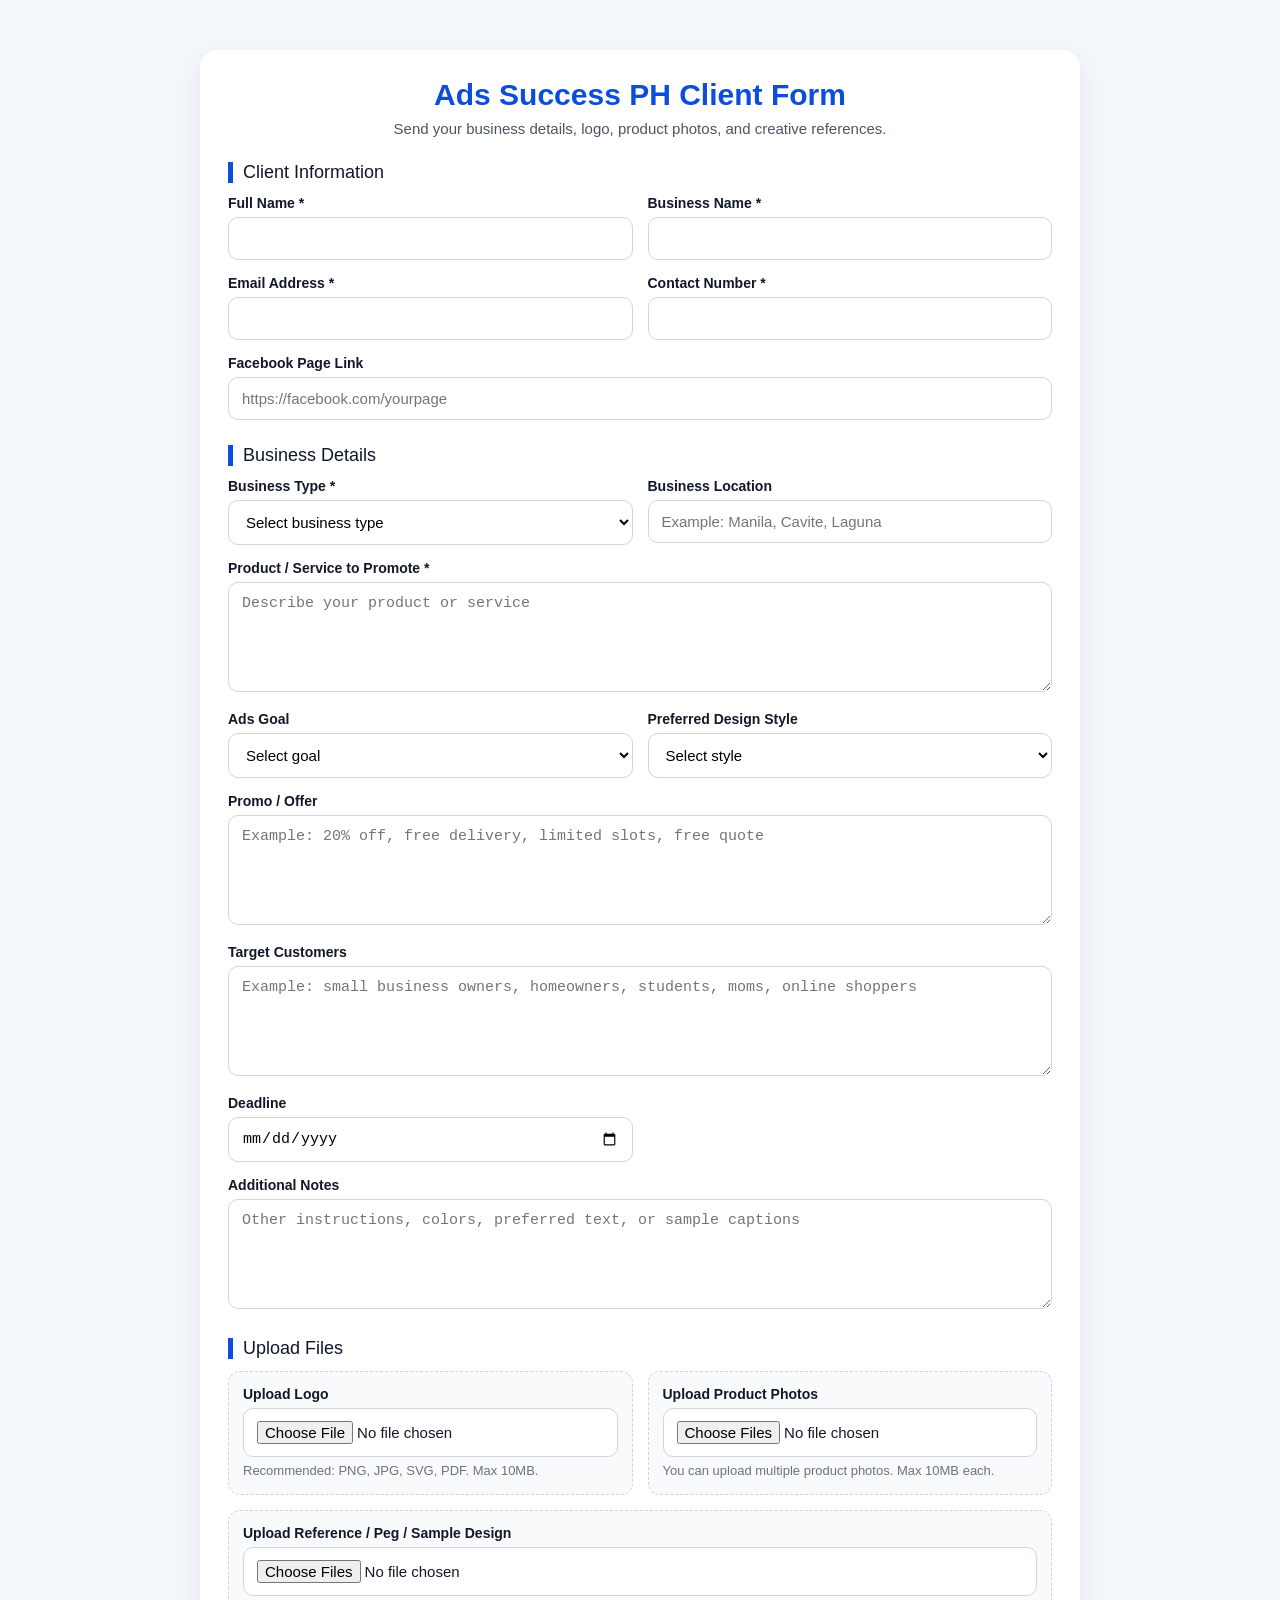
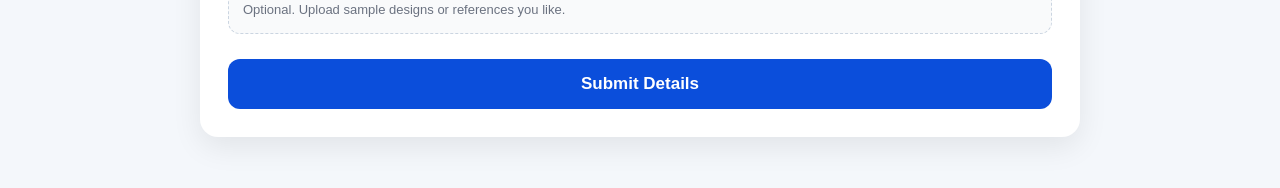
<file: ad-image-client-form/index.html>
<!DOCTYPE html>
<html>
<head>
  <meta charset="UTF-8">
  <meta name="viewport" content="width=device-width, initial-scale=1.0">
  <title>Ads Success PH Client Form</title>

  <!-- Meta Pixel Code -->
  <script>
    !function(f,b,e,v,n,t,s)
    {if(f.fbq)return;n=f.fbq=function(){n.callMethod?
    n.callMethod.apply(n,arguments):n.queue.push(arguments)};
    if(!f._fbq)f._fbq=n;n.push=n;n.loaded=!0;n.version='2.0';
    n.queue=[];t=b.createElement(e);t.async=!0;
    t.src=v;s=b.getElementsByTagName(e)[0];
    s.parentNode.insertBefore(t,s)}(window, document,'script',
    'https://connect.facebook.net/en_US/fbevents.js');

    fbq('init', '1329782579289962');
    fbq('track', 'PageView');
  </script>

  <noscript>
    <img height="1" width="1" style="display:none"
    src="https://www.facebook.com/tr?id=1329782579289962&ev=PageView&noscript=1"/>
  </noscript>
  <!-- End Meta Pixel Code -->

  <style>
    * {
      box-sizing: border-box;
    }

    body {
      margin: 0;
      font-family: Arial, sans-serif;
      background: #f4f7fb;
      color: #111827;
    }

    .container {
      max-width: 920px;
      margin: 30px auto;
      padding: 20px;
    }

    .card {
      background: #ffffff;
      border-radius: 18px;
      padding: 28px;
      box-shadow: 0 10px 30px rgba(0, 0, 0, 0.08);
    }

    .header {
      text-align: center;
      margin-bottom: 25px;
    }

    .header h1 {
      margin: 0;
      color: #0b4edb;
      font-size: 30px;
    }

    .header p {
      margin-top: 8px;
      color: #4b5563;
      font-size: 15px;
    }

    .section-title {
      margin: 25px 0 12px;
      font-size: 18px;
      color: #0f172a;
      border-left: 5px solid #0b4edb;
      padding-left: 10px;
    }

    .grid {
      display: grid;
      grid-template-columns: repeat(2, 1fr);
      gap: 15px;
    }

    .full {
      grid-column: 1 / -1;
    }

    label {
      display: block;
      font-weight: 700;
      margin-bottom: 6px;
      font-size: 14px;
    }

    input,
    select,
    textarea {
      width: 100%;
      padding: 12px 13px;
      border: 1px solid #d1d5db;
      border-radius: 10px;
      font-size: 15px;
      outline: none;
      background: #fff;
    }

    input:focus,
    select:focus,
    textarea:focus {
      border-color: #0b4edb;
      box-shadow: 0 0 0 3px rgba(11, 78, 219, 0.12);
    }

    textarea {
      min-height: 110px;
      resize: vertical;
    }

    .note {
      font-size: 13px;
      color: #6b7280;
      margin-top: 5px;
      line-height: 1.4;
    }

    .upload-box {
      background: #f9fafb;
      border: 1px dashed #cbd5e1;
      padding: 14px;
      border-radius: 12px;
    }

    .btn {
      width: 100%;
      border: none;
      border-radius: 12px;
      padding: 15px;
      background: #0b4edb;
      color: #fff;
      font-size: 17px;
      font-weight: 700;
      cursor: pointer;
      margin-top: 25px;
    }

    .btn:hover {
      background: #083fb1;
    }

    .btn:disabled {
      background: #94a3b8;
      cursor: not-allowed;
    }

    .status {
      margin-top: 16px;
      padding: 14px;
      border-radius: 10px;
      display: none;
      font-size: 14px;
      line-height: 1.5;
    }

    .status.success {
      display: block;
      background: #ecfdf5;
      color: #065f46;
      border: 1px solid #a7f3d0;
    }

    .status.error {
      display: block;
      background: #fef2f2;
      color: #991b1b;
      border: 1px solid #fecaca;
    }

    .hp {
      display: none;
    }

    @media (max-width: 700px) {
      .container {
        margin: 0;
        padding: 10px;
      }

      .card {
        padding: 20px;
        border-radius: 12px;
      }

      .grid {
        grid-template-columns: 1fr;
      }

      .header h1 {
        font-size: 24px;
      }

      input,
      select,
      textarea {
        font-size: 16px;
      }
    }
  </style>
</head>

<body>
  <div class="container">
    <div class="card">
      <div class="header">
        <h1>Ads Success PH Client Form</h1>
        <p>
          Send your business details, logo, product photos, and creative references.
        </p>
      </div>

      <form id="clientForm">
        <input type="text" id="website" class="hp" autocomplete="off">

        <div class="section-title">Client Information</div>

        <div class="grid">
          <div>
            <label>Full Name *</label>
            <input type="text" id="fullName" required>
          </div>

          <div>
            <label>Business Name *</label>
            <input type="text" id="businessName" required>
          </div>

          <div>
            <label>Email Address *</label>
            <input type="email" id="email" required>
          </div>

          <div>
            <label>Contact Number *</label>
            <input type="text" id="contactNumber" required>
          </div>

          <div class="full">
            <label>Facebook Page Link</label>
            <input type="url" id="facebookPage" placeholder="https://facebook.com/yourpage">
          </div>
        </div>

        <div class="section-title">Business Details</div>

        <div class="grid">
          <div>
            <label>Business Type *</label>
            <select id="businessType" required>
              <option value="">Select business type</option>
              <option>Food Business</option>
              <option>Beauty / Skincare</option>
              <option>Clothing / Fashion</option>
              <option>Real Estate</option>
              <option>Printing Services</option>
              <option>Online Shop</option>
              <option>Service Business</option>
              <option>Logistics / Courier</option>
              <option>Other</option>
            </select>
          </div>

          <div>
            <label>Business Location</label>
            <input type="text" id="businessLocation" placeholder="Example: Manila, Cavite, Laguna">
          </div>

          <div class="full">
            <label>Product / Service to Promote *</label>
            <textarea id="productService" required placeholder="Describe your product or service"></textarea>
          </div>

          <div>
            <label>Ads Goal</label>
            <select id="adsGoal">
              <option value="">Select goal</option>
              <option>Messages / Inquiries</option>
              <option>Leads</option>
              <option>Sales</option>
              <option>Brand Awareness</option>
              <option>Engagement</option>
            </select>
          </div>

          <div>
            <label>Preferred Design Style</label>
            <select id="preferredStyle">
              <option value="">Select style</option>
              <option>Clean and Minimal</option>
              <option>Bold and Eye-Catching</option>
              <option>Premium / Elegant</option>
              <option>Fun and Colorful</option>
              <option>Professional / Corporate</option>
              <option>No preference</option>
            </select>
          </div>

          <div class="full">
            <label>Promo / Offer</label>
            <textarea id="promoOffer" placeholder="Example: 20% off, free delivery, limited slots, free quote"></textarea>
          </div>

          <div class="full">
            <label>Target Customers</label>
            <textarea id="targetCustomers" placeholder="Example: small business owners, homeowners, students, moms, online shoppers"></textarea>
          </div>

          <div>
            <label>Deadline</label>
            <input type="date" id="deadline">
          </div>

          <div class="full">
            <label>Additional Notes</label>
            <textarea id="notes" placeholder="Other instructions, colors, preferred text, or sample captions"></textarea>
          </div>
        </div>

        <div class="section-title">Upload Files</div>

        <div class="grid">
          <div class="upload-box">
            <label>Upload Logo</label>
            <input type="file" id="logo" accept="image/*,.pdf,.svg,.ai,.psd">
            <div class="note">
              Recommended: PNG, JPG, SVG, PDF. Max 10MB.
            </div>
          </div>

          <div class="upload-box">
            <label>Upload Product Photos</label>
            <input type="file" id="productPhotos" accept="image/*" multiple>
            <div class="note">
              You can upload multiple product photos. Max 10MB each.
            </div>
          </div>

          <div class="upload-box full">
            <label>Upload Reference / Peg / Sample Design</label>
            <input type="file" id="referenceFiles" accept="image/*,.pdf" multiple>
            <div class="note">
              Optional. Upload sample designs or references you like.
            </div>
          </div>
        </div>

        <button class="btn" id="submitBtn" type="submit">
          Submit Details
        </button>

        <div id="status" class="status"></div>
      </form>
    </div>
  </div>

  <script>
    const WEB_APP_URL = 'https://script.google.com/macros/s/AKfycbz-WGaPNAqhuSoV1DiRHHR1VfdKFB3t7Z67ZCSSRZhp86L5FDZVxjZwFXzZCsdAR7cq7g/exec';
    const MAX_FILE_MB = 10;

    document.getElementById('clientForm').addEventListener('submit', async function(e) {
      e.preventDefault();

      const submitBtn = document.getElementById('submitBtn');
      const status = document.getElementById('status');

      submitBtn.disabled = true;
      submitBtn.textContent = 'Uploading... Please wait';
      status.className = 'status';
      status.textContent = '';

      try {
        validateFiles(document.getElementById('logo').files);
        validateFiles(document.getElementById('productPhotos').files);
        validateFiles(document.getElementById('referenceFiles').files);

        const payload = {
          website: document.getElementById('website').value,
          fullName: document.getElementById('fullName').value.trim(),
          businessName: document.getElementById('businessName').value.trim(),
          email: document.getElementById('email').value.trim(),
          contactNumber: document.getElementById('contactNumber').value.trim(),
          facebookPage: document.getElementById('facebookPage').value.trim(),
          businessType: document.getElementById('businessType').value,
          businessLocation: document.getElementById('businessLocation').value.trim(),
          productService: document.getElementById('productService').value.trim(),
          adsGoal: document.getElementById('adsGoal').value,
          promoOffer: document.getElementById('promoOffer').value.trim(),
          targetCustomers: document.getElementById('targetCustomers').value.trim(),
          preferredStyle: document.getElementById('preferredStyle').value,
          deadline: document.getElementById('deadline').value,
          notes: document.getElementById('notes').value.trim(),
          logo: await fileToObject(document.getElementById('logo').files[0]),
          productPhotos: await filesToObjects(document.getElementById('productPhotos').files),
          referenceFiles: await filesToObjects(document.getElementById('referenceFiles').files)
        };

        await fetch(WEB_APP_URL, {
          method: 'POST',
          mode: 'no-cors',
          headers: {
            'Content-Type': 'text/plain;charset=utf-8'
          },
          body: JSON.stringify(payload)
        });

        if (typeof fbq === 'function') {
          fbq('track', 'Lead', {
            content_name: 'Ads Success PH Client Form',
            content_category: 'Client Inquiry',
            business_type: payload.businessType || '',
            ads_goal: payload.adsGoal || ''
          });
        }

        status.className = 'status success';
        status.innerHTML = 'Thank you! Na-submit na ang details mo. Please wait for confirmation.';
        document.getElementById('clientForm').reset();

        submitBtn.disabled = false;
        submitBtn.textContent = 'Submit Details';

      } catch (error) {
        status.className = 'status error';
        status.textContent = 'Upload failed: ' + error.message;

        submitBtn.disabled = false;
        submitBtn.textContent = 'Submit Details';
      }
    });

    function validateFiles(fileList) {
      if (!fileList || fileList.length === 0) return;

      Array.from(fileList).forEach(function(file) {
        const sizeMB = file.size / (1024 * 1024);

        if (sizeMB > MAX_FILE_MB) {
          throw new Error(
            file.name + ' is larger than ' + MAX_FILE_MB + 'MB. Please upload a smaller file.'
          );
        }
      });
    }

    function filesToObjects(fileList) {
      const files = Array.from(fileList || []);
      return Promise.all(files.map(fileToObject));
    }

    function fileToObject(file) {
      return new Promise(function(resolve, reject) {
        if (!file) {
          resolve(null);
          return;
        }

        const reader = new FileReader();

        reader.onload = function(e) {
          resolve({
            name: file.name,
            type: file.type,
            size: file.size,
            data: e.target.result
          });
        };

        reader.onerror = function() {
          reject(new Error('Failed to read file: ' + file.name));
        };

        reader.readAsDataURL(file);
      });
    }
  </script>
</body>
</html>
</file>
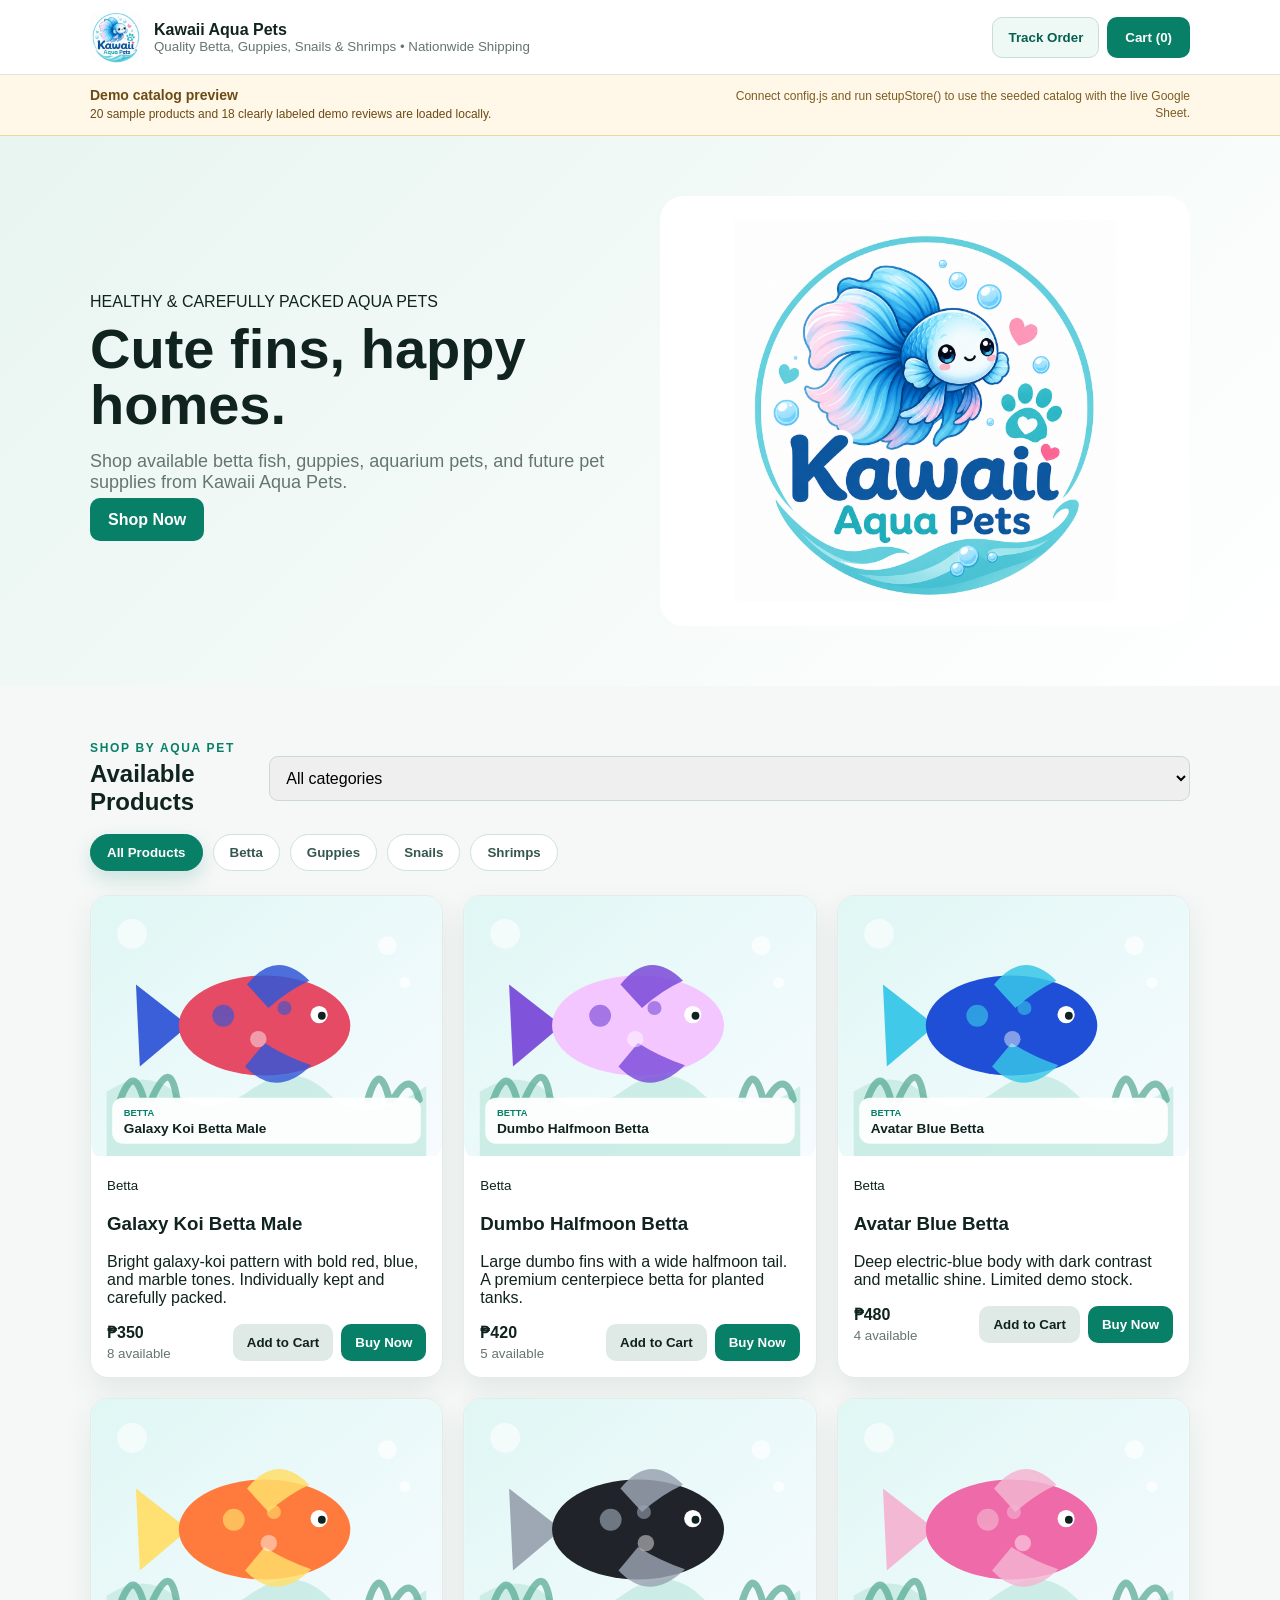
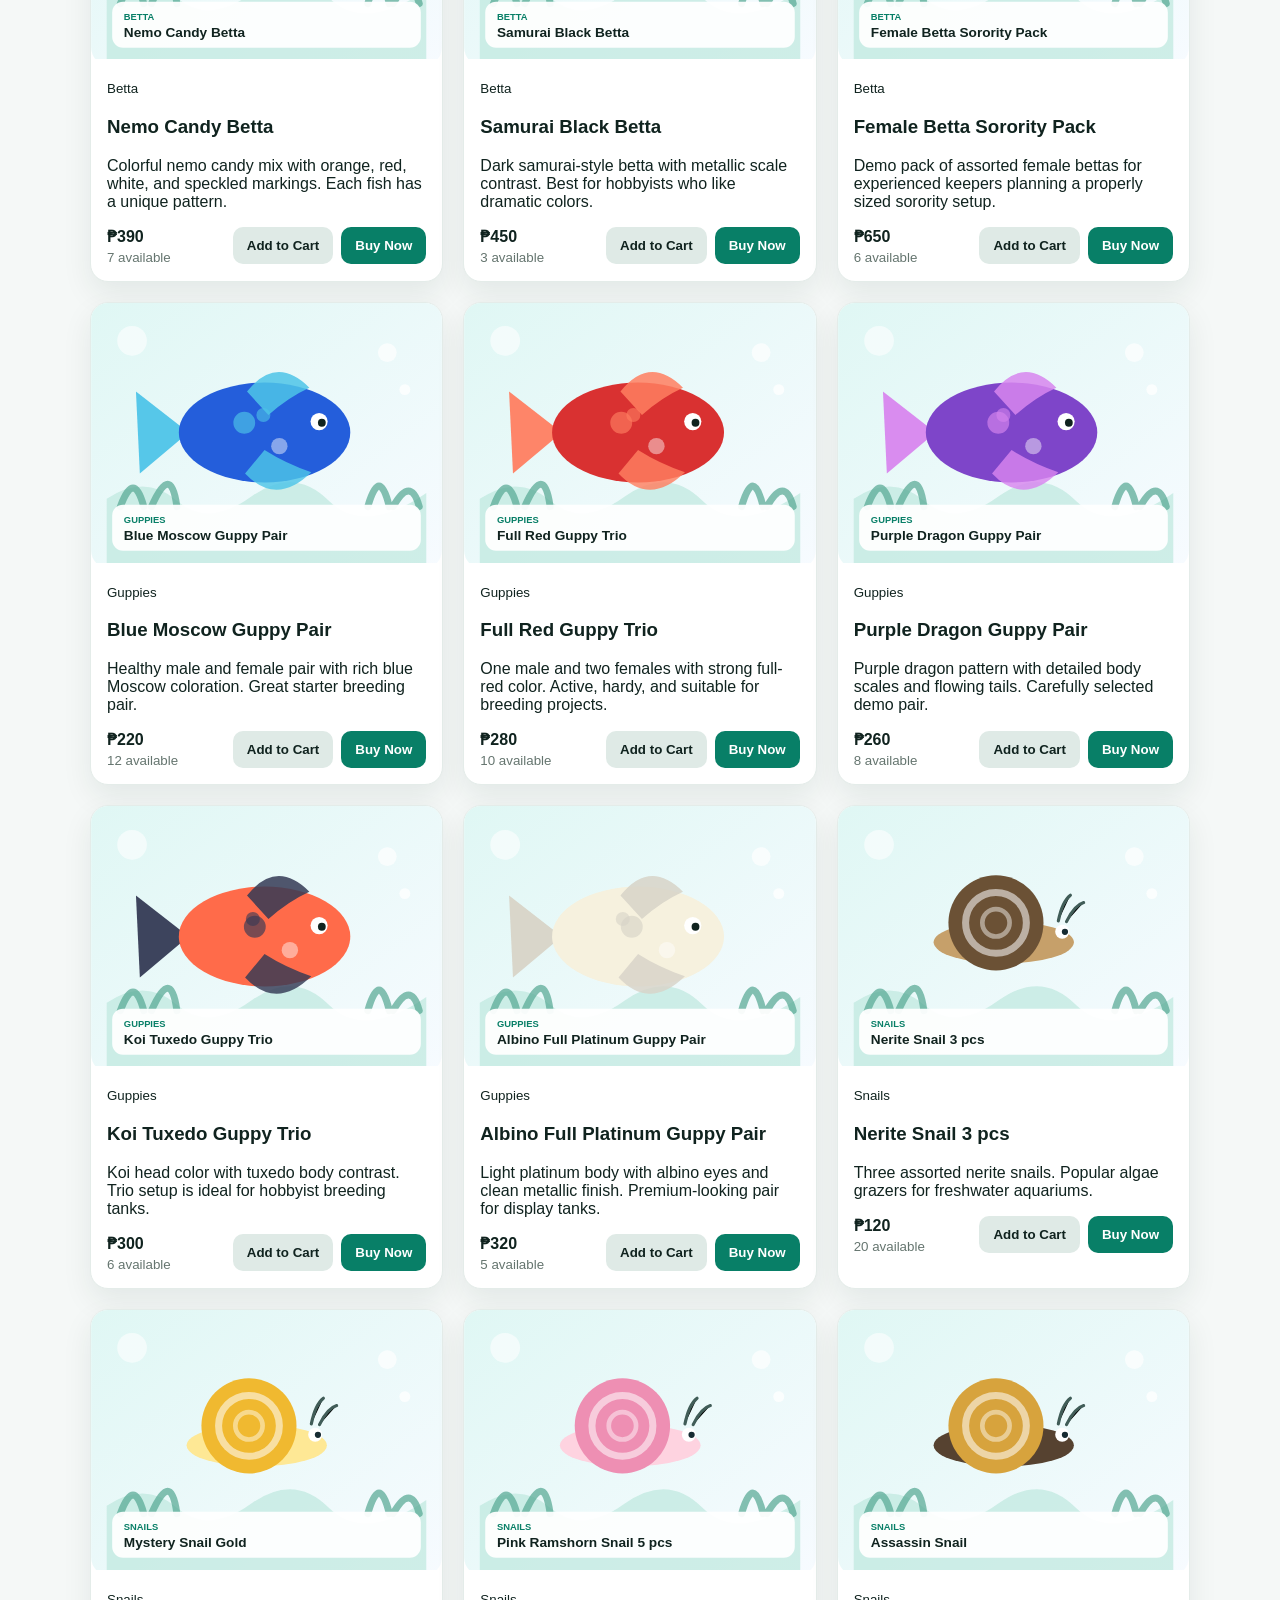
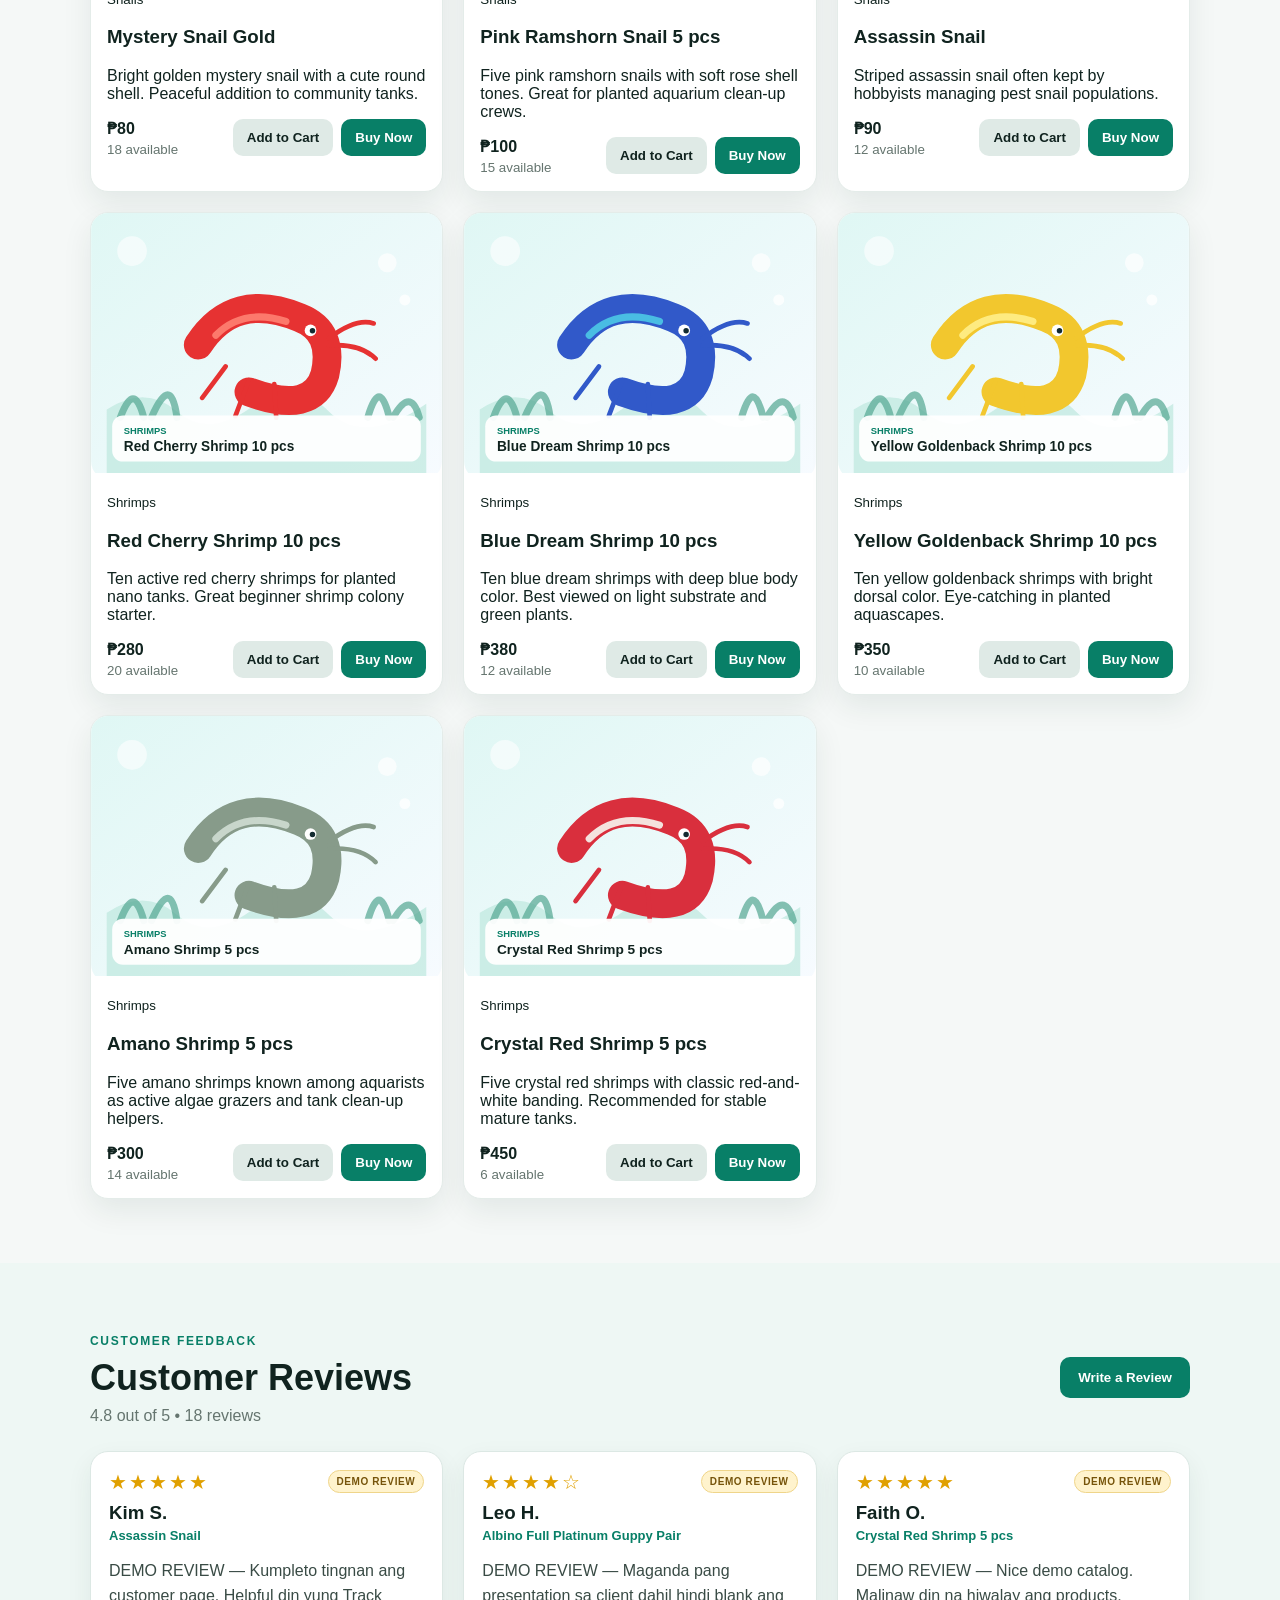
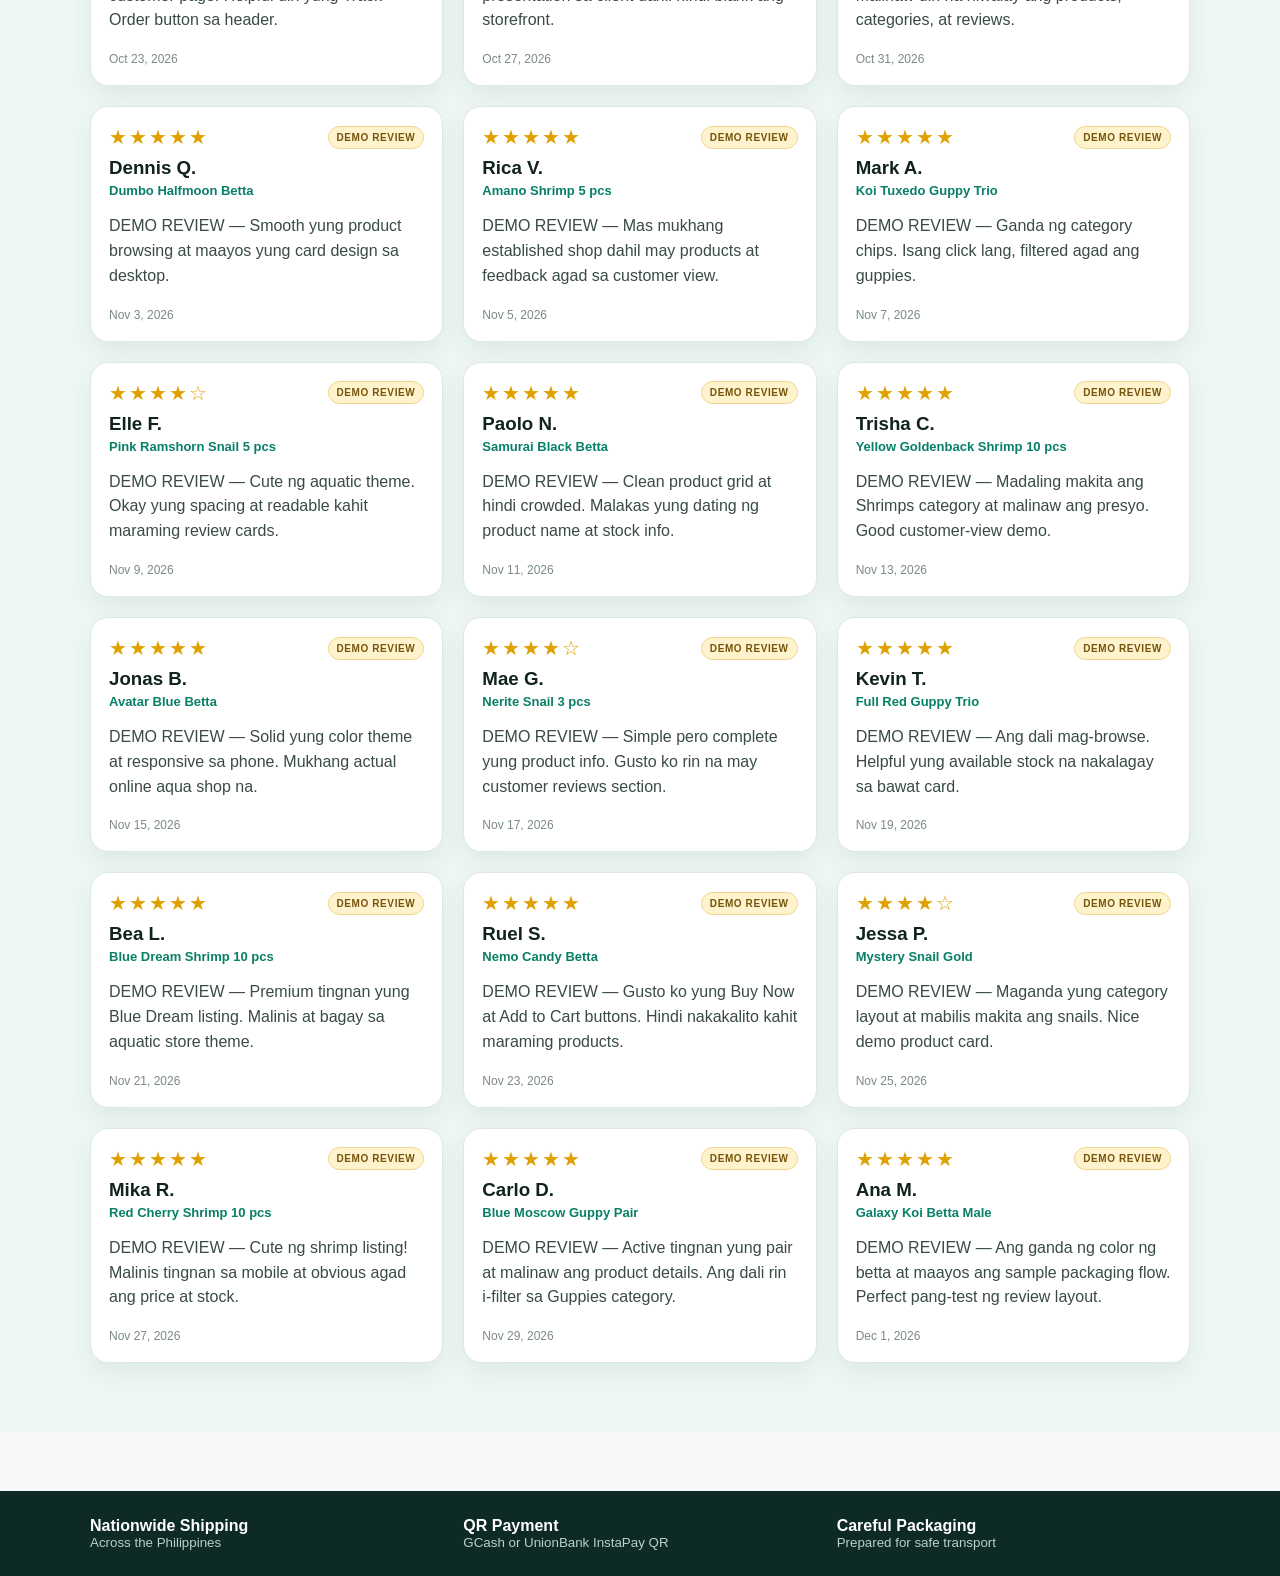
<file: Demo Aquatic-pet-store/index.html>
<!doctype html>
<html lang="en">
<head>
  <meta charset="utf-8">
  <meta name="viewport" content="width=device-width,initial-scale=1">
  <title>Kawaii Aqua Pets</title>
  <link rel="stylesheet" href="app.css">
</head>
<body>
<header>
  <div class="wrap nav">
    <div class="brand">
      <img id="logo" src="assets/logo.png" alt="Kawaii Aqua Pets logo">
      <div>
        <b id="siteName">Kawaii Aqua Pets</b>
        <small id="tagline">Quality Betta, Guppy & Aqua Pets • Nationwide Shipping</small>
      </div>
    </div>
    <div class="navActions">
      <button id="trackOrderBtn" class="navTrackBtn" type="button">Track Order</button>
      <button id="cartBtn">Cart (<span id="cartCount">0</span>)</button>
    </div>
  </div>
</header>

<div id="demoBanner" class="demoBanner hide">
  <div class="wrap demoBannerInner">
    <div>
      <b>Demo catalog preview</b>
      <span>20 sample products and 18 clearly labeled demo reviews are loaded locally.</span>
    </div>
    <small>Connect config.js and run setupStore() to use the seeded catalog with the live Google Sheet.</small>
  </div>
</div>

<section class="hero">
  <div class="wrap heroGrid">
    <div>
      <span>HEALTHY & CAREFULLY PACKED AQUA PETS</span>
      <h1>Cute fins, happy homes.</h1>
      <p>Shop available betta fish, guppies, aquarium pets, and future pet supplies from Kawaii Aqua Pets.</p>
      <a href="#products" class="btn">Shop Now</a>
    </div>
    <img id="heroImage" src="assets/logo.png" alt="Kawaii Aqua Pets">
  </div>
</section>

<main class="wrap">
  <div class="sectionHead productsHead">
    <div>
      <span class="reviewEyebrow">SHOP BY AQUA PET</span>
      <h2 id="products">Available Products</h2>
    </div>
    <select id="filter" aria-label="Filter products by category"><option value="">All categories</option></select>
  </div>
  <div id="categoryChips" class="categoryChips" aria-label="Product categories"></div>
  <div id="grid" class="grid"></div>
</main>

<section class="reviewsSection" id="reviews">
  <div class="wrap">
    <div class="sectionHead reviewHead">
      <div>
        <span class="reviewEyebrow">CUSTOMER FEEDBACK</span>
        <h2>Customer Reviews</h2>
        <p id="reviewSummary" class="reviewSummary">No reviews yet.</p>
      </div>
      <button id="openReview" class="btn">Write a Review</button>
    </div>
    <div id="reviewsGrid" class="reviewsGrid"></div>
  </div>
</section>

<section class="features">
  <div class="wrap feat">
    <div><b>Nationwide Shipping</b><small>Across the Philippines</small></div>
    <div><b>QR Payment</b><small>GCash or UnionBank InstaPay QR</small></div>
    <div><b>Careful Packaging</b><small>Prepared for safe transport</small></div>
  </div>
</section>

<section id="socialSection" class="socialSection hide">
  <div class="wrap socialInner">
    <div>
      <span class="reviewEyebrow">STAY CONNECTED</span>
      <h2>Follow Kawaii Aqua Pets</h2>
      <p>See new arrivals, updates, and future pet content.</p>
    </div>
    <div class="socialLinks">
      <a id="facebookLink" class="socialBtn facebookSocial hide" target="_blank" rel="noopener noreferrer">Facebook</a>
      <a id="tiktokLink" class="socialBtn tiktokSocial hide" target="_blank" rel="noopener noreferrer">TikTok</a>
      <a id="youtubeLink" class="socialBtn youtubeSocial hide" target="_blank" rel="noopener noreferrer">YouTube</a>
    </div>
  </div>
</section>

<div id="overlay" class="overlay hide"></div>

<button id="floatingChatBtn" class="floatingChatBtn hide" type="button" aria-label="Chat to seller">
  💬 Chat to Seller
</button>

<aside id="cart" class="cart">
  <div class="cartHead">
    <h2>Your Cart</h2>
    <button id="closeCart" aria-label="Close cart">×</button>
  </div>
  <div id="cartItems"></div>
  <div class="cartFoot">
    <div><span>Total</span><b id="total">₱0</b></div>
    <button id="checkout" class="btn">Checkout</button>
  </div>
</aside>


<dialog id="trackOrderDlg" class="trackOrderDialog">
  <form id="trackOrderForm">
    <button type="button" id="closeTrackOrder" class="x">×</button>
    <span class="reviewEyebrow">ORDER STATUS</span>
    <h2>Track Your Order</h2>
    <p class="trackOrderIntro">Enter your Order ID and the same email or mobile number used at checkout.</p>

    <div class="formGrid trackLookupGrid">
      <label>Order ID
        <input name="orderId" placeholder="ORD_..." autocomplete="off" required>
      </label>
      <label>Email or mobile number
        <input name="contact" placeholder="Email or 09XXXXXXXXX" autocomplete="email" required>
      </label>
    </div>

    <button class="btn" type="submit">Track Order</button>
    <p id="trackOrderStatus" class="trackOrderStatus"></p>
    <div id="trackOrderResult" class="trackOrderResult hide"></div>
  </form>
</dialog>

<dialog id="checkoutDlg" class="checkoutDialog">
  <form id="checkoutForm">
    <button type="button" id="closeDlg" class="x">×</button>
    <h2>Checkout</h2>
    <div id="checkoutMiniSummary" class="checkoutMiniSummary"></div>

    <div class="formSection">
      <div class="formSectionHead">
        <span class="stepBadge">1</span>
        <div>
          <h3>Customer Details</h3>
          <p>Basic order and contact information.</p>
        </div>
      </div>

      <label>Full name
        <input name="customerName" autocomplete="name" required>
      </label>

      <label>Mobile number
        <input name="mobile" inputmode="tel" autocomplete="tel" required>
      </label>

      <label>Email address
        <input name="email" type="email" autocomplete="email" placeholder="For payment confirmation and receipt" required>
      </label>

      <label>Complete address
        <textarea name="address" rows="3" autocomplete="street-address" required></textarea>
      </label>

      <label>Notes
        <textarea name="notes" rows="3" placeholder="Optional order notes"></textarea>
      </label>
    </div>

    <div class="formSection">
      <div class="formSectionHead">
        <span class="stepBadge">2</span>
        <div>
          <h3>Delivery Method</h3>
          <p>Choose Lalamove or LBC.</p>
        </div>
      </div>

      <label>Delivery option
        <select name="deliveryMethod" id="deliveryMethod" required>
          <option value="">Select delivery method</option>
          <option value="lalamove">Lalamove</option>
          <option value="lbc">LBC</option>
        </select>
      </label>

      <section id="lalamoveFields" class="deliveryBox hide">
        <div class="deliveryBoxHead">
          <div>
            <span class="deliveryTag">LALAMOVE</span>
            <h3>Complete the Lalamove Delivery Form</h3>
          </div>
        </div>
        <p>
          Open the delivery form and complete the requested delivery details.
          Return to this checkout page after submitting the form.
        </p>
        <a
          id="lalamoveFormLink"
          class="btn deliveryLink"
          href="https://delivery.lalamove.com/forms/PH4c4ef013d6d54893b979fa6c04c447ca"
          target="_blank"
          rel="noopener"
        >Open Lalamove Delivery Form</a>

        <label class="checkLabel deliveryConfirm">
          <input name="lalamoveCompleted" type="checkbox">
          I confirm that I completed the Lalamove delivery form.
        </label>
        <small class="muted">The website records your confirmation only. The delivery form itself opens on Lalamove's website.</small>
      </section>

      <section id="lbcFields" class="deliveryBox hide">
        <div class="deliveryBoxHead">
          <div>
            <span class="deliveryTag lbcTag">LBC</span>
            <h3>LBC Delivery Details</h3>
          </div>
        </div>
        <p>Fill in the receiver details in a structured format so Kawaii Aqua Pets can view, copy, and print the shipping details before going to LBC.</p>

        <div class="formGrid">
          <label>Receiver full name
            <input name="lbcReceiverName" autocomplete="name">
          </label>

          <label>Receiver mobile number
            <input name="lbcMobile" inputmode="tel" autocomplete="tel">
          </label>
        </div>

        <label>Email address <span class="optional">(optional)</span>
          <input name="lbcEmail" type="email" autocomplete="email">
        </label>

        <label>Receiving option
          <select name="lbcServiceType" id="lbcServiceType">
            <option value="Door-to-Door">Door-to-Door</option>
            <option value="Branch Pickup">Branch Pickup</option>
          </select>
        </label>

        <div id="lbcDoorFields">
          <div class="formGrid">
            <label>Province
              <input name="lbcProvince">
            </label>

            <label>City / Municipality
              <input name="lbcCity">
            </label>
          </div>

          <div class="formGrid">
            <label>Barangay
              <input name="lbcBarangay">
            </label>

            <label>Postal / ZIP code
              <input name="lbcPostalCode" inputmode="numeric">
            </label>
          </div>

          <label>House / Unit / Lot / Block number
            <input name="lbcHouseUnit">
          </label>

          <label>Street / Subdivision
            <input name="lbcStreet">
          </label>

          <label>Delivery landmark <span class="optional">(optional)</span>
            <input name="lbcLandmark" placeholder="Example: Near Jollibee, beside barangay hall">
          </label>
        </div>

        <div id="lbcBranchFields" class="hide">
          <div class="formGrid">
            <label>Province
              <input name="lbcBranchProvince">
            </label>

            <label>City / Municipality
              <input name="lbcBranchCity">
            </label>
          </div>

          <label>Preferred LBC branch
            <input name="lbcBranchName" placeholder="Branch name or location">
          </label>

          <label>Receiver name exactly as shown on valid ID
            <input name="lbcValidIdName">
          </label>
        </div>

        <label>Delivery instructions <span class="optional">(optional)</span>
          <textarea name="lbcInstructions" rows="3" placeholder="Other details that may help with the shipment"></textarea>
        </label>
      </section>
    </div>

    <div class="formSection">
      <div class="formSectionHead">
        <span class="stepBadge">3</span>
        <div>
          <h3>Payment</h3>
          <p>Choose GCash or UnionBank, scan or download the QR, then upload your payment proof.</p>
        </div>
      </div>

      <div class="paymentOptions" role="radiogroup" aria-label="Payment method">
        <label class="paymentOption">
          <input type="radio" name="paymentMethod" value="gcash" required>
          <span><b>GCash</b><small>Pay using the GCash / InstaPay QR</small></span>
        </label>
        <label class="paymentOption">
          <input type="radio" name="paymentMethod" value="unionbank" required>
          <span><b>UnionBank</b><small>Pay using the UnionBank InstaPay QR</small></span>
        </label>
      </div>

      <section id="paymentBox" class="paymentBox hide">
        <div class="paymentProviderRow">
          <div>
            <small>PAYMENT METHOD</small>
            <h3 id="paymentProvider">GCash</h3>
          </div>
          <div class="paymentTotal">
            <small>AMOUNT TO PAY</small>
            <b id="paymentAmount">₱0</b>
          </div>
        </div>

        <img id="paymentQr" class="paymentQr" src="assets/gcash-qr.jpg" alt="Payment QR code">

        <div class="paymentAccount">
          <small>Account Name</small>
          <b id="paymentAccountName">Joebert Greganda</b>
          <span id="paymentAccountHint"></span>
        </div>

        <div class="paymentQrActions">
          <button type="button" class="btn" id="downloadQrBtn">Download QR</button>
          <button type="button" class="btn secondary" id="viewQrBtn">View Full Size</button>
        </div>

        <p class="shippingFeeNotice"><b>Shipping fee is not included.</b> The amount shown is for the products only. Shipping will be confirmed separately.</p>
        <p id="paymentNote" class="paymentInstruction">Using one phone only? Download the QR first, then select the saved QR image inside your payment app.</p>
      </section>

      <label>Proof of payment
        <input name="proof" type="file" accept="image/*" required>
      </label>
      <small>Images are automatically optimized before upload. Maximum original file size: 10 MB.</small>
    </div>

    <button class="btn" type="submit">Submit Order</button>
    <p id="status"></p>
  </form>
</dialog>

<dialog id="orderSuccessDlg" class="orderSuccessDialog">
  <div class="orderSuccessContent">
    <button type="button" id="closeOrderSuccess" class="x">×</button>
    <div class="successIcon">✓</div>
    <h2>Order Received!</h2>
    <p id="orderSuccessSummary" class="orderSuccessSummary"></p>

    <div class="orderSuccessCard">
      <small>ORDER ID</small>
      <b id="successOrderId">—</b>
      <small>PRODUCT TOTAL</small>
      <strong id="successOrderTotal">₱0</strong>
      <span class="successShippingNote">Shipping fee not included</span>
    </div>

    <p id="messengerInstruction" class="messengerInstruction hide">
      Tap the button below. Your order details will be copied, then Facebook will open. Paste the copied message and send it to the seller.
    </p>

    <div class="successActions successActionsThree">
      <button type="button" id="trackThisOrderBtn" class="btn">Track This Order</button>
      <button type="button" id="sendOrderSellerBtn" class="btn hide">Copy Order & Chat to Seller</button>
      <button type="button" id="copyOrderBtn" class="btn secondary">Copy Order Details</button>
    </div>

    <p id="orderSuccessMsg" class="orderSuccessMsg"></p>
    <button type="button" id="continueShoppingBtn" class="plainBtn">Continue Shopping</button>
  </div>
</dialog>

<dialog id="reviewDlg">
  <form id="reviewForm">
    <button type="button" id="closeReview" class="x">×</button>
    <h2>Share Your Review</h2>
    <p class="reviewFormHint">Your review will appear on the customer website after submission.</p>
    <label>Your name<input name="customerName" maxlength="60" required></label>
    <label>Product purchased
      <select name="productId" id="reviewProduct">
        <option value="">General store review</option>
      </select>
    </label>
    <label>Rating
      <select name="rating" required>
        <option value="5">★★★★★ - 5 stars</option>
        <option value="4">★★★★☆ - 4 stars</option>
        <option value="3">★★★☆☆ - 3 stars</option>
        <option value="2">★★☆☆☆ - 2 stars</option>
        <option value="1">★☆☆☆☆ - 1 star</option>
      </select>
    </label>
    <label>Review<textarea name="reviewText" maxlength="800" rows="5" required placeholder="Tell us about your order..."></textarea></label>
    <label>Photo <span class="optional">(optional)</span>
      <input name="reviewImage" type="file" accept="image/*">
      <small>You may submit a review with or without a photo.</small>
    </label>
    <button class="btn" type="submit">Submit Review</button>
    <p id="reviewStatus"></p>
  </form>
</dialog>

<script src="config.js"></script>
<script src="app.js"></script>
</body>
</html>
</file>
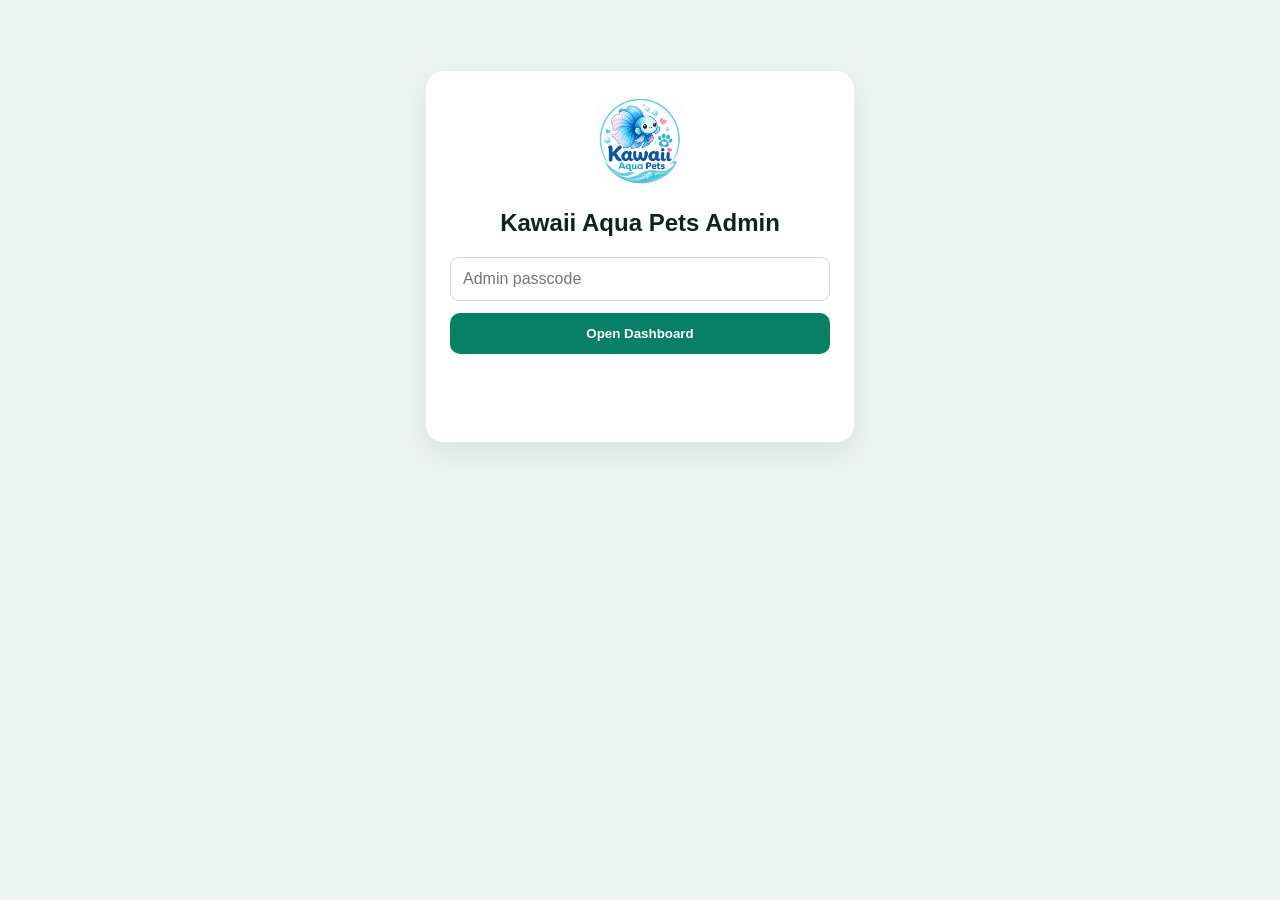
<file: Demo Aquatic-pet-store/admin.html>
<!doctype html>
<html lang="en">
<head>
  <meta charset="utf-8">
  <meta name="viewport" content="width=device-width,initial-scale=1">
  <title>Kawaii Aqua Pets Admin</title>
  <link rel="stylesheet" href="app.css">
</head>
<body class="admin">
<main class="wrap">
  <section id="login" class="panel login">
    <img id="adminLoginLogo" src="assets/logo.png" alt="Kawaii Aqua Pets logo">
    <h1>Kawaii Aqua Pets Admin</h1>
    <form id="loginForm">
      <input id="pass" type="password" placeholder="Admin passcode" required>
      <button class="btn">Open Dashboard</button>
      <p id="loginMsg"></p>
    </form>
  </section>

  <section id="dash" class="hide">
    <div class="top">
      <div class="adminBrand">
        <img id="adminTopLogo" src="assets/logo.png" alt="Store logo">
        <div><h1 id="adminStoreName">Kawaii Aqua Pets</h1><small>Admin Dashboard</small></div>
      </div>
      <div class="adminTopActions">
        <div class="adminRefreshMeta">
          <span>Auto refresh: every 15 seconds</span>
          <small id="lastRefreshText">Waiting for first update...</small>
        </div>
        <button type="button" class="btn secondary refreshDataBtn" id="refreshDataBtn">↻ Refresh Data</button>
        <a href="index.html" target="_blank" class="btn secondary">View Store</a>
      </div>
    </div>

    <nav class="tabs">
      <button data-tab="settings">Settings</button>
      <button data-tab="categories">Categories</button>
      <button data-tab="products">Products</button>
      <button data-tab="orders">Orders <span id="newOrdersBadge" class="newDataBadge hide">0</span></button>
      <button data-tab="reviews">Reviews <span id="newReviewsBadge" class="newDataBadge hide">0</span></button>
    </nav>

    <section id="settings" class="panel tabPanel">
      <h2>Website Settings</h2>
      <form id="settingsForm">
        <div class="imagePreviewWrap"><img id="logoPreview" src="assets/logo.png" alt="Logo preview"></div>
        <input name="siteName" placeholder="Website name">
        <input name="tagline" placeholder="Tagline">

        <div class="settingsDivider">
          <h3>Payment Settings</h3>
          <p class="muted">Customers can choose GCash or UnionBank and download the QR if they only have one phone. QR uploads are saved without image recompression.</p>
        </div>

        <div class="paymentAdminGrid">
          <div class="paymentAdminCard">
            <h3>GCash</h3>
            <div class="paymentQrPreview"><img id="gcashQrPreview" src="assets/gcash-qr.jpg" alt="GCash QR preview"></div>
            <input name="gcashName" placeholder="GCash account name">
            <input name="gcashNumber" placeholder="GCash mobile / account hint (optional)">
            <label>New GCash QR <span class="optional">(leave blank to keep current)</span>
              <input name="gcashQrFile" type="file" accept="image/*">
            </label>
          </div>

          <div class="paymentAdminCard">
            <h3>UnionBank</h3>
            <div class="paymentQrPreview"><img id="unionBankQrPreview" src="assets/unionbank-qr.jpeg" alt="UnionBank QR preview"></div>
            <input name="unionBankName" placeholder="UnionBank account name">
            <input name="unionBankAccountHint" placeholder="Account hint, e.g. **** **** 6628">
            <label>New UnionBank QR <span class="optional">(leave blank to keep current)</span>
              <input name="unionBankQrFile" type="file" accept="image/*">
            </label>
          </div>
        </div>

        <textarea name="paymentNote" placeholder="Payment instruction"></textarea>

        <div class="settingsDivider">
          <h3>Delivery Settings</h3>
          <p class="muted">The Lalamove form link is shown to customers who select Lalamove.</p>
        </div>

        <label>Lalamove delivery form URL
          <input name="lalamoveFormUrl" type="url" placeholder="https://delivery.lalamove.com/forms/...">
        </label>

        <div class="settingsDivider">
          <h3>Sender Details for LBC Print View</h3>
          <p class="muted">These are shown when you print LBC shipping details from an order.</p>
        </div>

        <input name="senderName" placeholder="Sender full name">
        <input name="senderMobile" placeholder="Sender mobile number">
        <textarea name="senderAddress" placeholder="Sender / return address"></textarea>

        <div class="settingsDivider">
          <h3>Social Media & Seller Chat</h3>
          <p class="muted">Leave a field blank to hide that social button on the customer website. The Facebook link is also used by the Chat to Seller and order-to-seller buttons.</p>
        </div>

        <label>Facebook Page URL
          <input name="facebookPageUrl" type="url" placeholder="https://www.facebook.com/yourpage">
        </label>

        <label>TikTok URL
          <input name="tiktokUrl" type="url" placeholder="https://www.tiktok.com/@yourusername">
        </label>

        <label>YouTube Channel URL
          <input name="youtubeUrl" type="url" placeholder="https://www.youtube.com/@yourchannel">
        </label>

        <label>New logo <span class="optional">(leave blank to keep current)</span>
          <input name="logoFile" type="file" accept="image/*">
        </label>
        <button class="btn">Save Settings</button>
        <p id="settingsMsg"></p>
      </form>
    </section>

    <section id="categories" class="panel tabPanel hide">
      <h2>Categories</h2>
      <form id="catForm">
        <input type="hidden" name="id">
        <input name="name" placeholder="Category name" required>
        <button class="btn">Save Category</button>
      </form>
      <div id="catList"></div>
    </section>

    <section id="products" class="panel tabPanel hide">
      <h2>Products</h2>
      <form id="prodForm">
        <input type="hidden" name="id">
        <div class="imagePreviewWrap productPreview"><img id="productPreview" src="assets/logo.png" alt="Product image preview"></div>
        <input name="name" placeholder="Product name" required>
        <select name="categoryId" required></select>
        <input name="price" type="number" min="0" step="0.01" placeholder="Price" required>
        <input name="stock" type="number" min="0" step="1" placeholder="Stock" value="1" required>
        <textarea name="description" placeholder="Description"></textarea>
        <label>Product image <span class="optional">(leave blank when editing to keep current)</span>
          <input name="imageFile" type="file" accept="image/*">
        </label>
        <label class="checkLabel"><input name="active" type="checkbox" checked> Show on store</label>
        <div class="actions">
          <button class="btn" type="submit">Save Product</button>
          <button class="btn secondary" type="button" id="cancelProductEdit">Clear Form</button>
        </div>
        <p id="prodMsg"></p>
      </form>
      <div id="prodList" class="grid"></div>
    </section>

    <section id="orders" class="panel tabPanel hide">
      <div class="ordersHead">
        <div>
          <h2>Orders</h2>
          <p class="muted">Approve payment to deduct stock and email the receipt. Then update the order through Preparing, Ready, Shipped, and Completed. Save the LBC tracking number or Lalamove share link before marking the order Shipped so the customer can see it in Track Order and receive it in the shipping email.</p>
        </div>
      </div>
      <div class="tableWrap">
        <table>
          <thead>
            <tr>
              <th>Date</th>
              <th>Customer</th>
              <th>Delivery</th>
              <th>Order</th>
              <th>Total</th>
              <th>Payment</th>
              <th>Status</th>
              <th>Shipping Details</th>
            </tr>
          </thead>
          <tbody id="ordersBody"></tbody>
        </table>
      </div>
    </section>

    <section id="reviews" class="panel tabPanel hide">
      <div class="reviewAdminHead">
        <div>
          <h2>Customer Reviews</h2>
          <p>Customer review photos use the same permanent Google Drive image system.</p>
        </div>
      </div>
      <div id="adminReviewsGrid" class="adminReviewsGrid"></div>
    </section>
  </section>
</main>

<div id="adminDataToast" class="adminDataToast" role="status" aria-live="polite">
  <div class="adminDataToastIcon">↻</div>
  <div class="adminDataToastCopy">
    <b id="adminDataToastTitle">Data refreshed</b>
    <span id="adminDataToastText">Admin data is up to date.</span>
  </div>
  <button type="button" id="closeAdminDataToast" aria-label="Close notification">×</button>
</div>

<dialog id="deliveryDlg" class="deliveryAdminDialog">
  <div class="deliveryAdminContent">
    <button type="button" id="closeDeliveryDlg" class="x">×</button>
    <h2 id="deliveryDlgTitle">Shipping Details</h2>
    <div id="deliveryDetailContent"></div>

    <section id="trackingAdminPanel" class="trackingAdminPanel">
      <div>
        <h3>Customer Order Tracking</h3>
        <p id="trackingAdminHelp" class="muted"></p>
      </div>
      <label id="trackingNumberLabel">Tracking number
        <input id="trackingNumberInput" autocomplete="off">
      </label>
      <label id="trackingUrlLabel">Tracking / share link <span class="optional">(optional)</span>
        <input id="trackingUrlInput" type="url" placeholder="https://...">
      </label>
      <button type="button" class="btn" id="saveTrackingBtn">Save Tracking Details</button>
      <p id="trackingSaveMsg"></p>
    </section>

    <div class="actions deliveryDialogActions">
      <button type="button" class="btn secondary" id="copyDeliveryBtn">Copy Details</button>
      <button type="button" class="btn" id="printDeliveryBtn">Print LBC Details</button>
    </div>
    <p id="deliveryActionMsg"></p>
  </div>
</dialog>

<script src="config.js"></script>
<script src="admin.js"></script>
</body>
</html>
</file>
<file: Demo Aquatic-pet-store/app.css>
*{box-sizing:border-box}body{margin:0;font-family:Arial,sans-serif;background:#f5f8f7;color:#10231f}.wrap{width:min(1100px,calc(100% - 32px));margin:auto}header{position:sticky;top:0;background:#fff;border-bottom:1px solid #dce7e3;z-index:10}.nav{height:74px;display:flex;justify-content:space-between;align-items:center}.brand{display:flex;gap:12px;align-items:center}.brand img{width:52px;height:52px;border-radius:12px;object-fit:cover}.brand div{display:grid}.brand small{color:#65756f}.hero{background:linear-gradient(135deg,#e8f5f1,#fff);padding:60px 0}.heroGrid{display:grid;grid-template-columns:1fr 1fr;gap:40px;align-items:center}.hero h1{font-size:56px;line-height:1;margin:10px 0}.hero p{font-size:18px;color:#65756f}.hero img{width:100%;height:430px;object-fit:cover;border-radius:24px}.btn,#cartBtn{border:0;border-radius:10px;background:#087f67;color:#fff;padding:13px 18px;font-weight:bold;text-decoration:none;cursor:pointer}.btn:disabled{background:#9aaba5;cursor:not-allowed}.secondary{background:#dfeae6;color:#10231f}.sectionHead{display:flex;justify-content:space-between;align-items:center;margin:55px 0 24px}.grid{display:grid;grid-template-columns:repeat(3,1fr);gap:20px}.card,.panel{background:#fff;border:1px solid #e4ece9;border-radius:18px;overflow:hidden;box-shadow:0 12px 30px rgba(10,50,40,.08)}.card img{width:100%;height:260px;object-fit:cover}.card>div{padding:16px}.row{display:flex;justify-content:space-between;align-items:center;gap:10px}.features{background:#0d2a24;color:#fff;margin-top:60px;padding:26px}.feat{display:grid;grid-template-columns:repeat(3,1fr);gap:20px}.feat div{display:grid}.feat small{color:#bad0c9}.overlay{position:fixed;inset:0;background:#0008;z-index:20}.hide{display:none!important}.cart{position:fixed;right:-430px;top:0;width:min(420px,100%);height:100vh;background:#fff;z-index:30;transition:.25s;display:flex;flex-direction:column}.cart.open{right:0}.cartHead,.cartFoot{padding:18px;border-bottom:1px solid #ddd}.cartHead{display:flex;justify-content:space-between}.cartHead button{border:0;background:none;font-size:28px}.cartFoot{margin-top:auto;border-top:1px solid #ddd}.cartFoot div{display:flex;justify-content:space-between;margin-bottom:14px}.cartItem{display:grid;grid-template-columns:70px 1fr auto;gap:10px;padding:12px 18px;border-bottom:1px solid #eee}.cartItem img{width:70px;height:70px;object-fit:cover;border-radius:10px}dialog{border:0;border-radius:18px;width:min(650px,calc(100% - 24px));padding:0}dialog form{padding:26px;display:grid;gap:12px;position:relative}.x{position:absolute;right:12px;top:8px;border:0;background:none;font-size:28px}input,textarea,select{width:100%;padding:12px;border:1px solid #ccd8d4;border-radius:9px;font:inherit}.gcash{padding:16px;background:#eef9f5;border:1px dashed #087f67;border-radius:12px;display:grid;gap:4px}.admin{background:#edf3f1}.login{width:min(430px,100%);margin:70px auto;padding:24px;text-align:center}.login img{width:90px;height:90px;object-fit:cover;border-radius:18px}.login form,.panel form{display:grid;gap:12px}.top{display:flex;justify-content:space-between;align-items:center}.tabs{display:flex;gap:8px;margin:20px 0;flex-wrap:wrap}.tabs button{padding:11px 15px;border:0;border-radius:9px;cursor:pointer}.tabPanel{padding:22px}.admin .grid{margin-top:22px}.prodAdmin{padding:0}.actions{display:flex;gap:8px}.actions button{border:0;padding:8px;border-radius:8px;cursor:pointer}.tableWrap{overflow:auto}table{width:100%;border-collapse:collapse}th,td{padding:10px;border-bottom:1px solid #ddd;text-align:left}

/* Customer Reviews */
.reviewsSection{padding:68px 0;background:#eef7f4;margin-top:64px}.reviewHead{margin:0 0 26px}.reviewEyebrow{font-size:12px;letter-spacing:.14em;color:#087f67;font-weight:800}.reviewHead h2{font-size:36px;margin:8px 0}.reviewSummary{color:#65756f;margin:0}.reviewsGrid{display:grid;grid-template-columns:repeat(3,1fr);gap:20px}.reviewCard{background:#fff;border:1px solid #dce8e4;border-radius:18px;overflow:hidden;box-shadow:0 10px 26px rgba(10,50,40,.07)}.reviewPhoto{width:100%;height:220px;object-fit:cover}.reviewBody{padding:18px}.reviewStars{color:#e0a000;font-size:20px;letter-spacing:2px}.reviewBody h3{margin:8px 0 4px}.reviewProduct{display:block;color:#087f67;font-size:13px;font-weight:700}.reviewText{line-height:1.55;color:#394b45;white-space:pre-wrap}.reviewDate{font-size:12px;color:#7a8a85}.reviewEmpty{grid-column:1/-1;padding:30px;background:#fff;border-radius:16px;color:#65756f}.reviewFormHint{color:#65756f;margin-top:-4px}.optional{font-weight:normal;color:#65756f}

/* Admin Reviews */
.reviewAdminHead p{color:#65756f}.adminReviewsGrid{display:grid;grid-template-columns:repeat(2,1fr);gap:16px;margin-top:18px}.adminReviewCard{display:grid;grid-template-columns:120px 1fr;background:#fff;border:1px solid #dce8e4;border-radius:14px;overflow:hidden}.adminReviewCard.noPhoto{grid-template-columns:1fr}.adminReviewCard img{width:120px;height:100%;min-height:160px;object-fit:cover}.adminReviewContent{padding:16px}.adminReviewContent h3{margin:6px 0}.adminReviewContent p{white-space:pre-wrap}.deleteReviewBtn{background:#b42318;color:#fff;border:0;border-radius:8px;padding:9px 12px;cursor:pointer}.adminReviewMeta{font-size:12px;color:#65756f}

@media(max-width:800px){.heroGrid,.grid,.reviewsGrid,.adminReviewsGrid{grid-template-columns:1fr}.hero h1{font-size:42px}.feat{grid-template-columns:1fr}.hero img{height:320px}.sectionHead{align-items:flex-start;flex-direction:column}.reviewHead .btn{width:100%}.adminReviewCard{grid-template-columns:95px 1fr}.adminReviewCard img{width:95px}}

/* Kawaii Aqua Pets updates */
.hero #heroImage{object-fit:contain;background:#fff;padding:24px}.adminBrand{display:flex;align-items:center;gap:12px}.adminBrand img{width:58px;height:58px;border-radius:50%;object-fit:contain;background:#fff}.adminBrand h1{margin:0}.adminBrand small{color:#65756f}.imagePreviewWrap{display:flex;justify-content:center;padding:14px;background:#f7fbfa;border:1px dashed #b7cbc5;border-radius:14px}.imagePreviewWrap img{width:150px;height:150px;object-fit:contain;border-radius:14px;background:#fff}.productPreview img{width:220px;height:180px}.checkLabel{display:flex;align-items:center;gap:8px}.checkLabel input{width:auto}.adminListRow{display:flex;justify-content:space-between;align-items:center;padding:12px 4px;border-bottom:1px solid #dce7e3}.danger{background:#b42318!important;color:#fff}.prodAdmin img{width:100%;height:220px;object-fit:cover}.prodAdmin>div{padding:16px}.settingsMsg,#settingsMsg,#prodMsg,#status,#reviewStatus,#loginMsg{min-height:20px;color:#087f67}.tabs button:first-child{background:#dfeae6}

/* Delivery checkout and admin */
.checkoutDialog{width:min(760px,calc(100% - 24px));max-height:92vh}.checkoutDialog form{padding:28px;gap:16px}.formSection{display:grid;gap:12px;padding:18px;border:1px solid #dce8e4;border-radius:16px;background:#fff}.formSectionHead{display:flex;align-items:flex-start;gap:12px}.formSectionHead h3{margin:0 0 4px}.formSectionHead p{margin:0;color:#65756f;font-size:14px}.stepBadge{width:30px;height:30px;border-radius:50%;display:grid;place-items:center;background:#087f67;color:#fff;font-weight:800;flex:0 0 auto}.deliveryBox{display:grid;gap:12px;padding:16px;border:1px solid #c9ddd6;border-radius:14px;background:#f8fcfb}.deliveryBox p{margin:0;color:#52645e;line-height:1.5}.deliveryBoxHead{display:flex;justify-content:space-between;align-items:flex-start}.deliveryBoxHead h3{margin:5px 0 0}.deliveryTag{display:inline-flex;padding:5px 9px;border-radius:999px;background:#ff6b00;color:#fff;font-size:11px;font-weight:800;letter-spacing:.08em}.lbcTag{background:#c91522}.deliveryLink{display:inline-flex;justify-content:center;align-items:center;width:fit-content}.deliveryConfirm{padding:12px;background:#fff;border:1px solid #dce8e4;border-radius:10px}.muted{color:#65756f}.formGrid{display:grid;grid-template-columns:repeat(2,minmax(0,1fr));gap:12px}.settingsDivider{margin-top:8px;padding-top:14px;border-top:1px solid #dce7e3}.settingsDivider h3{margin:0 0 4px}.settingsDivider p{margin:0}.ordersHead h2{margin-bottom:6px}.ordersHead p{margin-top:0}.courierBadge{display:inline-flex;padding:5px 8px;border-radius:999px;background:#dfeae6;font-size:12px;font-weight:800}.courierLbc{background:#ffe7ea;color:#a6101d}.courierLalamove{background:#fff0df;color:#a84b00}.deliverySummaryText,.confirmedText,.warningText{display:block;margin-top:6px;max-width:220px}.confirmedText{color:#087f67}.warningText{color:#b42318}.shippingActions{display:flex;gap:6px;flex-wrap:wrap}.shippingActions button,.smallLinkBtn{border:0;border-radius:7px;padding:7px 9px;background:#dfeae6;color:#10231f;text-decoration:none;cursor:pointer;font:inherit;font-size:12px}.shippingActions .printShipBtn{background:#087f67;color:#fff}.deliveryAdminDialog{width:min(720px,calc(100% - 24px));max-height:92vh}.deliveryAdminContent{position:relative;padding:26px}.deliveryOrderMeta{display:flex;flex-wrap:wrap;gap:8px 16px;padding:12px;background:#eef7f4;border-radius:10px;margin-bottom:16px}.detailSection{margin:16px 0}.detailSection h3{margin:0 0 10px}.deliveryDetailsList{margin:0;border:1px solid #dce7e3;border-radius:12px;overflow:hidden}.deliveryDetailsList>div{display:grid;grid-template-columns:180px 1fr;border-bottom:1px solid #e6efec}.deliveryDetailsList>div:last-child{border-bottom:0}.deliveryDetailsList dt,.deliveryDetailsList dd{padding:10px 12px;margin:0}.deliveryDetailsList dt{font-weight:700;background:#f6faf8}.deliveryDetailsList dd{white-space:pre-wrap}.deliveryDialogActions{margin-top:20px}.deliveryActionMsg,#deliveryActionMsg{min-height:20px;color:#087f67}

@media(max-width:800px){.formGrid{grid-template-columns:1fr}.checkoutDialog form{padding:20px}.deliveryDetailsList>div{grid-template-columns:1fr}.deliveryDetailsList dt{padding-bottom:4px}.deliveryDetailsList dd{padding-top:4px}.shippingActions{min-width:130px}}


/* Payment QR checkout */
.paymentOptions{display:grid;grid-template-columns:repeat(2,minmax(0,1fr));gap:12px}.paymentOption{display:flex;align-items:center;gap:12px;padding:14px;border:1px solid #c9ddd6;border-radius:12px;background:#f8fcfb;cursor:pointer}.paymentOption:has(input:checked){border-color:#087f67;box-shadow:0 0 0 2px rgba(8,127,103,.12);background:#eef9f5}.paymentOption input{width:auto;flex:0 0 auto}.paymentOption span{display:grid;gap:3px}.paymentOption small{color:#65756f}.paymentBox{display:grid;gap:14px;padding:18px;border:1px solid #c9ddd6;border-radius:16px;background:#f8fcfb}.paymentProviderRow{display:flex;justify-content:space-between;align-items:flex-start;gap:16px}.paymentProviderRow h3{margin:4px 0 0}.paymentProviderRow small,.paymentAccount small{font-size:11px;letter-spacing:.08em;color:#65756f;font-weight:800}.paymentTotal{text-align:right;display:grid;gap:4px}.paymentTotal b{font-size:24px;color:#087f67}.paymentQr{display:block;width:min(100%,430px);max-height:520px;object-fit:contain;margin:auto;background:#fff;border:1px solid #dce8e4;border-radius:14px;padding:10px}.paymentAccount{display:grid;gap:4px;text-align:center}.paymentAccount b{font-size:18px}.paymentAccount span{color:#65756f}.paymentQrActions{display:grid;grid-template-columns:1fr 1fr;gap:10px}.paymentInstruction{margin:0;padding:12px;background:#fff;border-radius:10px;color:#52645e;line-height:1.5}.paymentAdminGrid{display:grid;grid-template-columns:repeat(2,minmax(0,1fr));gap:16px}.paymentAdminCard{display:grid;gap:10px;padding:16px;border:1px solid #dce8e4;border-radius:14px;background:#f8fcfb}.paymentAdminCard h3{margin:0}.paymentQrPreview{display:flex;justify-content:center;align-items:center;background:#fff;border:1px dashed #b7cbc5;border-radius:12px;padding:10px}.paymentQrPreview img{width:100%;height:280px;object-fit:contain}.paymentBadge{display:inline-flex;padding:5px 8px;border-radius:999px;font-size:12px;font-weight:800;margin-bottom:6px}.paymentGcash{background:#e3efff;color:#0759b8}.paymentUnionBank{background:#fff0df;color:#a84b00}.proofLink{display:block;font-size:12px}.gcash{display:none}

@media(max-width:800px){.paymentOptions,.paymentAdminGrid,.paymentQrActions{grid-template-columns:1fr}.paymentProviderRow{align-items:stretch}.paymentTotal{text-align:left}.paymentQr{width:100%;max-height:460px}.paymentQrPreview img{height:240px}}

/* Social media, seller chat, and post-order Messenger flow */
.socialSection{padding:50px 0;background:#fff}.socialInner{display:flex;justify-content:space-between;align-items:center;gap:24px}.socialInner h2{margin:8px 0}.socialInner p{margin:0;color:#65756f}.socialLinks{display:flex;gap:10px;flex-wrap:wrap;justify-content:flex-end}.socialBtn{display:inline-flex;align-items:center;justify-content:center;min-width:110px;padding:12px 16px;border-radius:999px;color:#fff;text-decoration:none;font-weight:800}.facebookSocial{background:#1877f2}.tiktokSocial{background:#111}.youtubeSocial{background:#d71920}.floatingChatBtn{position:fixed;right:18px;bottom:18px;z-index:18;border:0;border-radius:999px;background:#1877f2;color:#fff;padding:14px 18px;font-weight:800;box-shadow:0 12px 28px rgba(0,0,0,.2);cursor:pointer}.orderSuccessDialog{width:min(560px,calc(100% - 24px));padding:0}.orderSuccessContent{position:relative;padding:30px;text-align:center}.successIcon{width:62px;height:62px;border-radius:50%;display:grid;place-items:center;margin:0 auto 14px;background:#e4f6ef;color:#087f67;font-size:34px;font-weight:900}.orderSuccessContent h2{margin:0 0 8px}.orderSuccessSummary{margin:0 auto 18px;color:#65756f;line-height:1.55}.orderSuccessCard{display:grid;gap:5px;padding:16px;margin:0 0 16px;background:#f5faf8;border:1px solid #dce8e4;border-radius:14px}.orderSuccessCard small{font-size:11px;letter-spacing:.09em;color:#65756f;font-weight:800}.orderSuccessCard b{font-size:20px}.orderSuccessCard strong{font-size:25px;color:#087f67}.messengerInstruction{padding:12px;margin:0 0 14px;background:#eef5ff;border:1px solid #d6e5ff;border-radius:10px;color:#34506e;line-height:1.5;text-align:left}.successActions{display:grid;grid-template-columns:1fr 1fr;gap:10px}.orderSuccessMsg{min-height:20px;color:#087f67;line-height:1.45}.plainBtn{border:0;background:transparent;color:#087f67;font-weight:800;cursor:pointer;padding:8px}.settingsDivider+label{margin-top:2px}

@media(max-width:800px){.socialInner{align-items:flex-start;flex-direction:column}.socialLinks{width:100%;justify-content:flex-start}.socialBtn{flex:1}.floatingChatBtn{right:12px;bottom:12px}.successActions{grid-template-columns:1fr}.orderSuccessContent{padding:26px 20px}}


/* Add-to-cart toast, Buy Now, and checkout summary */
.productActions{display:flex;gap:8px;flex-wrap:wrap;justify-content:flex-end}
.productActions .btn{padding:11px 14px}
.productActions .addCartBtn{background:#dfeae6;color:#10231f}
.productActions .buyNowBtn{background:#087f67;color:#fff}
.checkoutMiniSummary{display:flex;justify-content:space-between;align-items:center;gap:18px;padding:14px 16px;background:#eef9f5;border:1px solid #c9ddd6;border-radius:14px}
.checkoutMiniSummary>div{display:grid;gap:4px;min-width:0}
.checkoutMiniSummary small{font-size:11px;letter-spacing:.08em;color:#087f67;font-weight:800}
.checkoutMiniSummary b{white-space:nowrap;overflow:hidden;text-overflow:ellipsis}
.checkoutMiniSummary strong{font-size:22px;color:#087f67;white-space:nowrap}
.cartToast{position:fixed;left:50%;bottom:24px;z-index:60;transform:translate(-50%,140%);opacity:0;display:grid;grid-template-columns:auto 1fr auto;align-items:center;gap:12px;width:min(520px,calc(100% - 28px));padding:13px 14px;background:#10231f;color:#fff;border-radius:14px;box-shadow:0 18px 40px rgba(0,0,0,.25);transition:transform .25s ease,opacity .25s ease;pointer-events:none}
.cartToast.show{transform:translate(-50%,0);opacity:1;pointer-events:auto}
.cartToastIcon{width:34px;height:34px;border-radius:50%;display:grid;place-items:center;background:#dff7ef;color:#087f67;font-weight:900}
.cartToastText{display:grid;gap:2px;min-width:0}
.cartToastText span{font-size:13px;color:#d5e2de;white-space:nowrap;overflow:hidden;text-overflow:ellipsis}
.cartToast button{border:0;border-radius:9px;padding:9px 11px;background:#fff;color:#10231f;font-weight:800;cursor:pointer}
.receiptEmailStatus{display:block;margin-top:7px;max-width:230px;color:#65756f;line-height:1.35}

@media(max-width:800px){
  .productActions{width:100%;display:grid;grid-template-columns:1fr 1fr}
  .productActions .btn{width:100%}
  .checkoutMiniSummary{align-items:flex-start}
  .checkoutMiniSummary strong{font-size:19px}
  .cartToast{bottom:14px}
}

.card .row{flex-wrap:wrap}
.shippingFeeNotice{margin:0;padding:12px;background:#fff7e8;border:1px solid #f0d39b;border-radius:10px;color:#6b4b14;line-height:1.5}
.successShippingNote{font-size:12px;color:#b42318;font-weight:800}


/* Customer order tracking */
.navActions{display:flex;align-items:center;gap:8px}
.navTrackBtn{border:1px solid #c9ddd6;border-radius:10px;background:#eef9f5;color:#075f50;padding:12px 15px;font-weight:800;cursor:pointer}
.trackOrderDialog{width:min(720px,calc(100% - 24px));max-height:92vh}
.trackOrderDialog form{padding:28px;gap:14px}
.trackOrderIntro{margin:-4px 0 4px;color:#65756f;line-height:1.5}
.trackLookupGrid{align-items:end}
.trackOrderStatus{min-height:20px;margin:0;color:#b42318}
.trackOrderResult{display:grid;gap:18px;margin-top:4px}
.trackOrderCard,.trackItemsCard,.trackTimeline{padding:18px;border:1px solid #dce8e4;border-radius:16px;background:#fff}
.trackOrderCardHead{display:flex;justify-content:space-between;align-items:flex-start;gap:14px;margin-bottom:16px}
.trackOrderCardHead>div{display:grid;gap:4px}
.trackOrderCardHead small,.trackMetaGrid small{font-size:11px;letter-spacing:.08em;color:#65756f;font-weight:800}
.trackOrderCardHead b{font-size:20px}
.trackStatusBadge{display:inline-flex;padding:7px 10px;border-radius:999px;background:#e4f6ef;color:#087f67;font-size:12px;font-weight:800;text-align:center}
.trackStatusBadge.cancelled{background:#ffe6e3;color:#b42318}
.trackMetaGrid{display:grid;grid-template-columns:repeat(2,minmax(0,1fr));gap:10px}
.trackMetaGrid>div{display:grid;gap:4px;padding:12px;background:#f6faf8;border-radius:10px;min-width:0}
.trackMetaGrid b{overflow-wrap:anywhere}
.trackMetaGrid span{font-size:11px;color:#b42318;font-weight:700}
.trackingNumberText{font-family:ui-monospace,SFMono-Regular,Menlo,monospace}
.trackCourierBtn{display:flex;justify-content:center;margin-top:14px}
.trackTimeline h3,.trackItemsCard h3{margin:0 0 16px}
.trackStep{position:relative;display:grid;grid-template-columns:36px 1fr;gap:12px;min-height:78px}
.trackStep:not(:last-child)::after{content:"";position:absolute;left:17px;top:34px;bottom:0;width:2px;background:#dce8e4}
.trackStep.done:not(:last-child)::after{background:#64bfae}
.trackStepMarker{position:relative;z-index:1;width:36px;height:36px;border-radius:50%;display:grid;place-items:center;background:#edf3f1;color:#899993;font-weight:900;border:2px solid #d5e2de}
.trackStep.done .trackStepMarker{background:#e4f6ef;color:#087f67;border-color:#8bd0c1}
.trackStep.current .trackStepMarker{background:#087f67;color:#fff;border-color:#087f67;box-shadow:0 0 0 5px rgba(8,127,103,.12)}
.trackStepContent{padding:5px 0 18px}
.trackStepContent b{display:block;margin-bottom:4px}
.trackStepContent p{margin:0;color:#65756f;line-height:1.45;font-size:14px}
.trackStepContent small{display:block;margin-top:5px;color:#087f67}
.trackStep.upcoming .trackStepContent{opacity:.55}
.trackCancelledNotice{display:grid;gap:5px;padding:15px 16px;background:#fff0ee;border:1px solid #f2c8c2;border-radius:14px;color:#8f2016}
.trackItemRow{display:flex;justify-content:space-between;gap:16px;padding:10px 0;border-bottom:1px solid #e6efec}
.trackItemTotal{display:flex;justify-content:space-between;gap:16px;padding:14px 0 6px;font-size:17px}
.trackItemsCard>small{color:#b42318;font-weight:700}
.successActionsThree{grid-template-columns:repeat(3,minmax(0,1fr))}

/* Admin tracking editor */
.trackingAdminPanel{display:grid;gap:10px;margin:18px 0;padding:16px;border:1px solid #c9ddd6;border-radius:14px;background:#f8fcfb}
.trackingAdminPanel h3{margin:0 0 4px}
.trackingAdminPanel p{margin:0}
#trackingSaveMsg{min-height:20px;color:#087f67}
.trackingAdminSummary{display:block;margin-top:7px;max-width:230px;font-size:12px;line-height:1.35;color:#52645e;overflow-wrap:anywhere}
.shipmentEmailStatus{display:block;margin-top:7px;max-width:230px;color:#365c54;line-height:1.35;font-size:12px}

@media(max-width:800px){
  .nav{height:auto;min-height:74px;padding:10px 0;gap:10px}
  .brand small{display:none}
  .navActions{gap:6px}
  .navTrackBtn,#cartBtn{padding:10px 11px;font-size:12px}
  .trackMetaGrid{grid-template-columns:1fr}
  .trackOrderCardHead{flex-direction:column}
  .successActionsThree{grid-template-columns:1fr}
}

/* Admin live data refresh */
.adminTopActions{display:flex;align-items:center;justify-content:flex-end;gap:10px;flex-wrap:wrap}
.adminRefreshMeta{display:grid;gap:3px;text-align:right;margin-right:2px}
.adminRefreshMeta span{font-size:12px;font-weight:800;color:#087f67}
.adminRefreshMeta small{font-size:11px;color:#65756f}
.refreshDataBtn{min-width:132px}
.refreshDataBtn.refreshing{opacity:.72;cursor:wait}
.tabs button{display:inline-flex;align-items:center;gap:7px}
.newDataBadge{display:inline-grid;place-items:center;min-width:22px;height:22px;padding:0 6px;border-radius:999px;background:#b42318;color:#fff;font-size:11px;font-weight:900}
.adminDataToast{position:fixed;right:18px;bottom:18px;z-index:80;transform:translateY(140%);opacity:0;display:grid;grid-template-columns:40px minmax(0,1fr) auto;align-items:center;gap:11px;width:min(430px,calc(100% - 28px));padding:13px 14px;background:#10231f;color:#fff;border-radius:14px;box-shadow:0 18px 40px rgba(0,0,0,.26);transition:transform .25s ease,opacity .25s ease;pointer-events:none}
.adminDataToast.show{transform:translateY(0);opacity:1;pointer-events:auto}
.adminDataToast.success{background:#075f50}
.adminDataToast.warning{background:#8f2016}
.adminDataToastIcon{width:40px;height:40px;border-radius:50%;display:grid;place-items:center;background:#ffffff24;font-size:20px;font-weight:900}
.adminDataToastCopy{display:grid;gap:3px;min-width:0}
.adminDataToastCopy b{font-size:14px}
.adminDataToastCopy span{font-size:12px;line-height:1.4;color:#e8f1ee}
.adminDataToast>button{border:0;background:transparent;color:#fff;font-size:24px;cursor:pointer;padding:3px 5px}

@media(max-width:800px){
  .top{align-items:flex-start;gap:14px;flex-direction:column}
  .adminTopActions{width:100%;justify-content:flex-start}
  .adminRefreshMeta{width:100%;text-align:left}
  .refreshDataBtn,.adminTopActions>a{flex:1;text-align:center}
  .adminDataToast{right:14px;bottom:14px}
}


/* Seeded demo catalog and category chips */
.demoBanner{background:#fff7e8;border-bottom:1px solid #efd59f;color:#6b4b14}
.demoBannerInner{display:flex;justify-content:space-between;align-items:center;gap:18px;padding:12px 0}
.demoBannerInner>div{display:grid;gap:3px}
.demoBannerInner b{font-size:14px}
.demoBannerInner span,.demoBannerInner small{font-size:12px;line-height:1.4}
.demoBannerInner small{max-width:470px;text-align:right;color:#7d5d22}
.productsHead>div{display:grid;gap:5px}
.productsHead h2{margin:0}
.categoryChips{display:flex;gap:10px;flex-wrap:wrap;margin:-6px 0 24px}
.categoryChip{border:1px solid #cfe2dc;border-radius:999px;background:#fff;color:#36574f;padding:10px 16px;font-weight:800;cursor:pointer;transition:transform .18s ease,background .18s ease,color .18s ease,border-color .18s ease,box-shadow .18s ease}
.categoryChip:hover{transform:translateY(-1px);border-color:#7dc6b6}
.categoryChip.active{background:#087f67;color:#fff;border-color:#087f67;box-shadow:0 8px 20px rgba(8,127,103,.18)}
.reviewMetaRow{display:flex;align-items:center;justify-content:space-between;gap:10px}
.demoReviewBadge{display:inline-flex;align-items:center;padding:5px 8px;border-radius:999px;background:#fff3cd;color:#76540b;border:1px solid #efd58a;font-size:10px;font-weight:900;letter-spacing:.06em;white-space:nowrap}

@media(max-width:800px){
  .demoBannerInner{align-items:flex-start;flex-direction:column;gap:6px}
  .demoBannerInner small{text-align:left}
  .productsHead{align-items:flex-start;gap:14px}
  .productsHead select{width:100%}
  .categoryChips{flex-wrap:nowrap;overflow-x:auto;padding-bottom:7px;scrollbar-width:thin}
  .categoryChip{flex:0 0 auto}
  .reviewMetaRow{align-items:flex-start}
}
</file>
